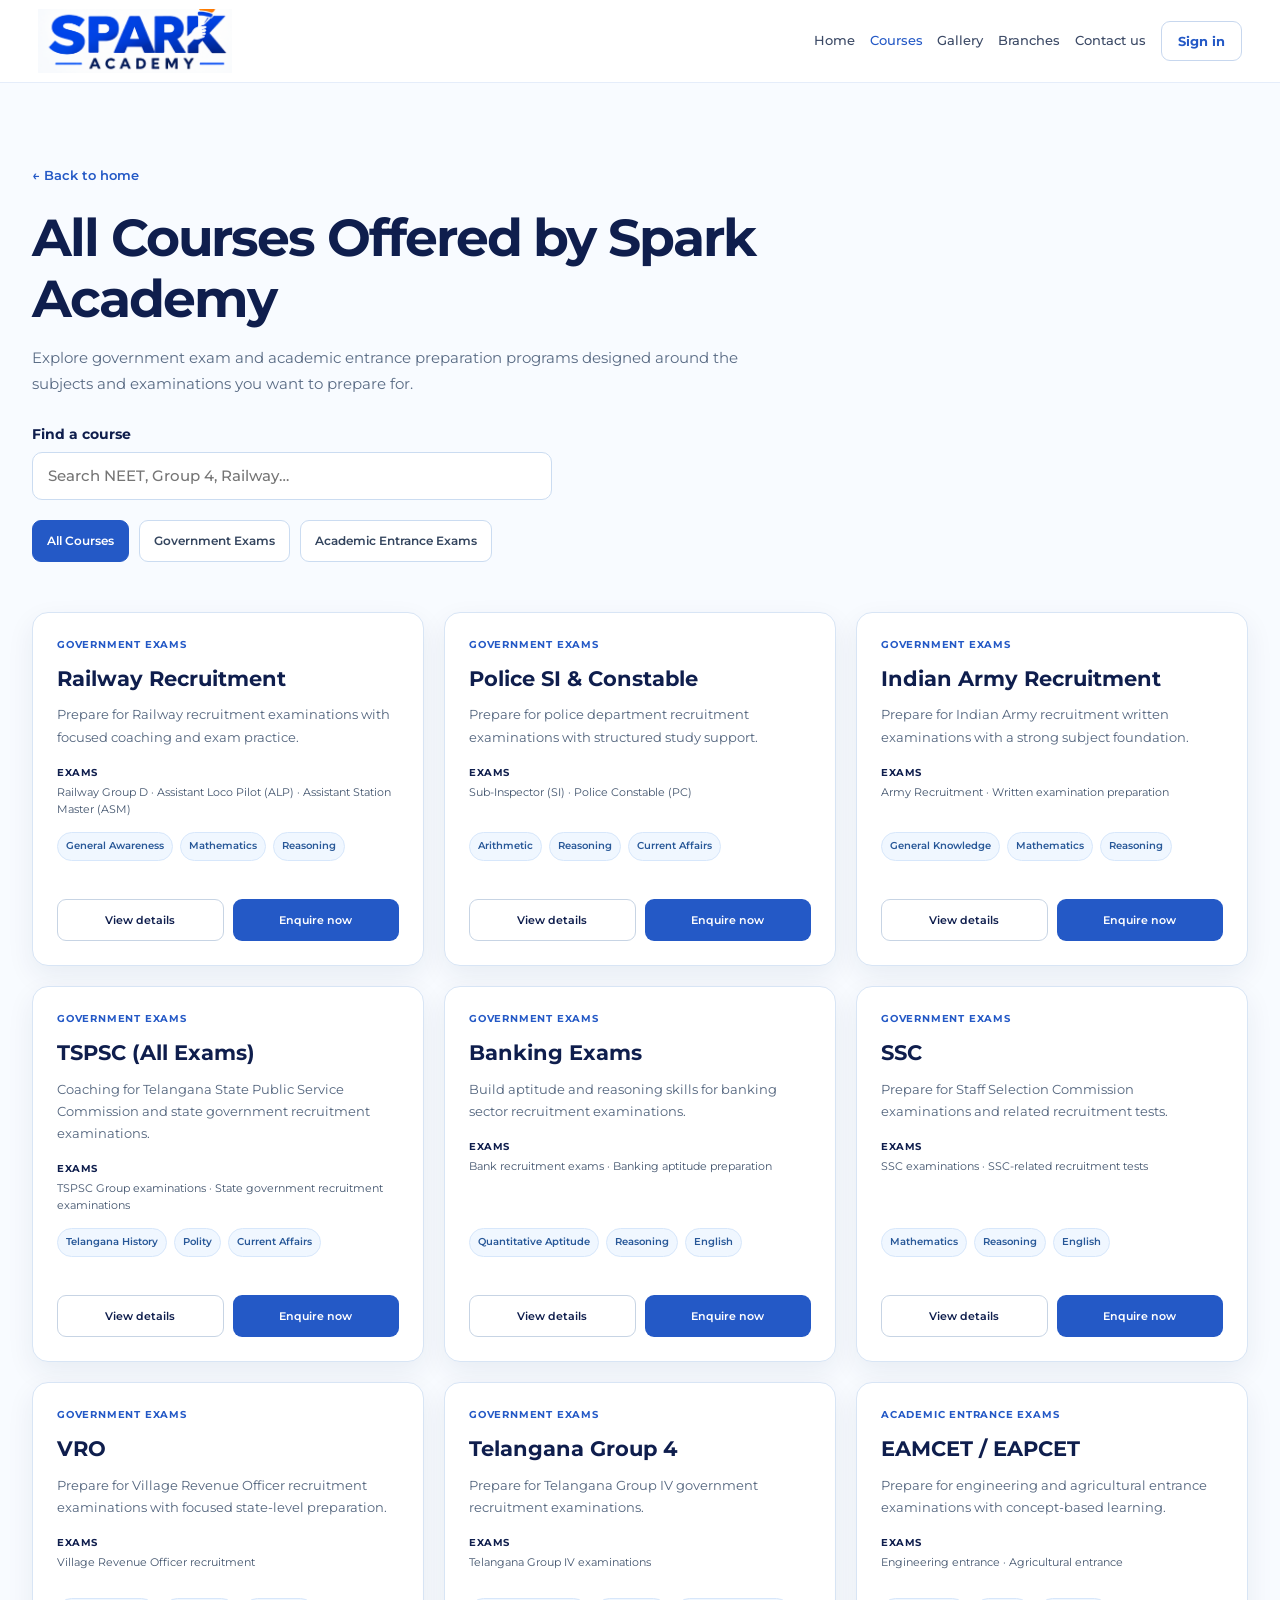
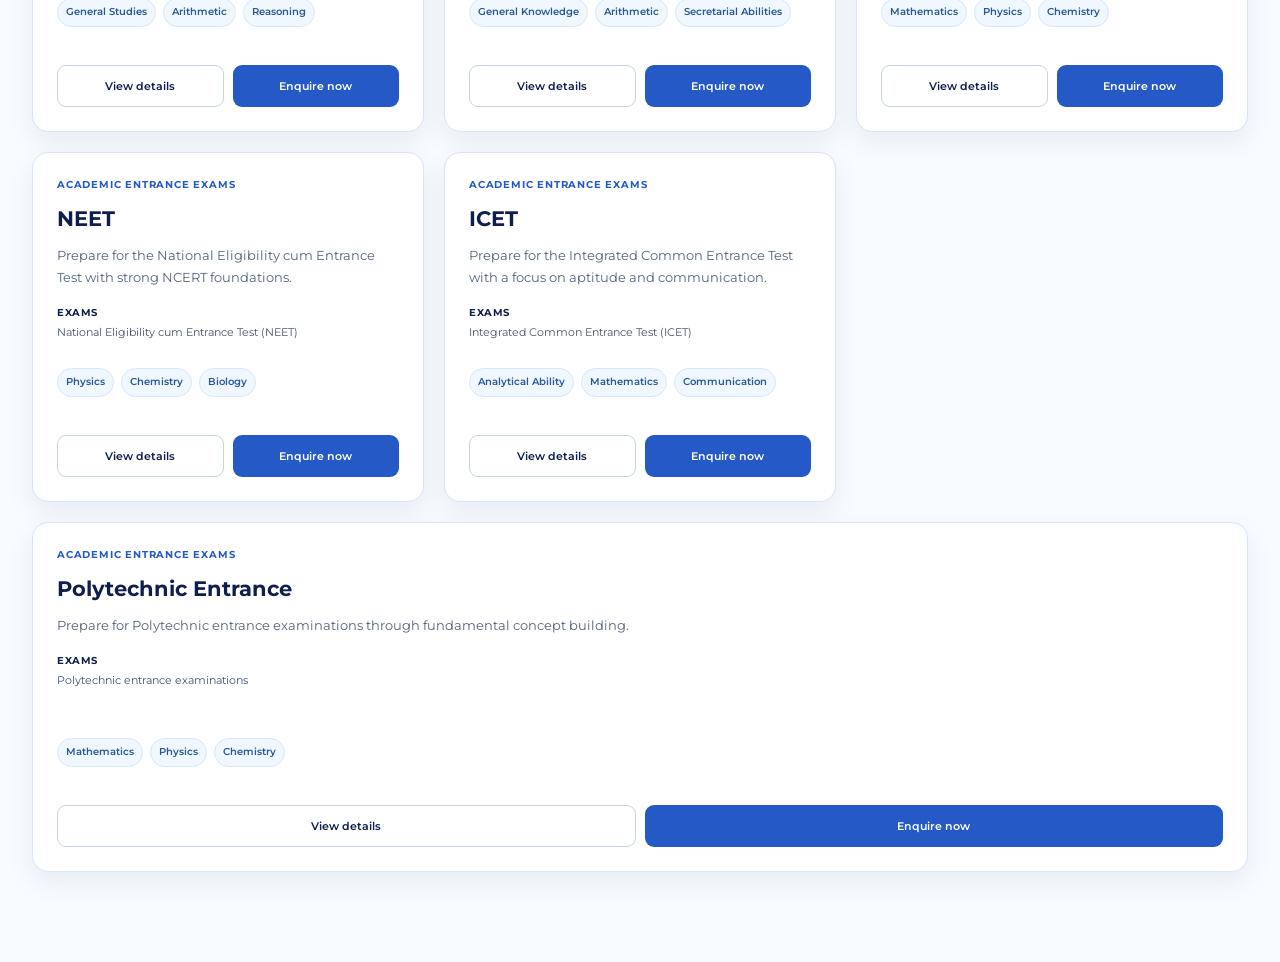
<file: courses.html>
<!doctype html>
<html lang="en"><head><meta charset="UTF-8"><meta name="viewport" content="width=device-width, initial-scale=1"><meta name="theme-color" content="#ffffff"><title>Courses | Spark Academy</title><meta name="description" content="Explore all government exam and academic entrance coaching programs at Spark Academy."><link rel="preconnect" href="https://fonts.googleapis.com"><link rel="preconnect" href="https://fonts.gstatic.com" crossorigin><link href="https://fonts.googleapis.com/css2?family=Montserrat:wght@400;500;600;700;800&display=swap" rel="stylesheet"><link rel="stylesheet" href="styles.css"></head><body class="courses-page"><a class="skip-link" href="#all-courses">Skip to courses</a><header class="site-header"><div class="nav-wrap"><a class="brand" href="index.html#home" aria-label="Spark Academy home"><img src="assets/spark-academy-logo.png" alt="Spark Academy"></a><button class="menu-toggle" type="button" aria-label="Open navigation" aria-expanded="false" aria-controls="primary-nav"><span></span><span></span><span></span></button><nav class="primary-nav" id="primary-nav" aria-label="Primary navigation"><a href="index.html#home" class="nav-link">Home</a><a href="courses.html" class="nav-link active">Courses</a><a href="index.html#gallery" class="nav-link">Gallery</a><a href="index.html#branches" class="nav-link">Branches</a><a href="index.html#contact" class="nav-link">Contact us</a><a href="https://tutorly-roan.vercel.app/signin" class="nav-signin">Sign in</a></nav></div></header><main class="courses-main"><section class="courses-intro section"><a class="back-link" href="index.html#courses">← Back to home</a><h1>All Courses Offered by Spark Academy</h1><p>Explore government exam and academic entrance preparation programs designed around the subjects and examinations you want to prepare for.</p><label class="course-search-label" for="course-search">Find a course</label><input class="course-search" id="course-search" type="search" placeholder="Search NEET, Group 4, Railway…" autocomplete="off"><div class="course-filters" role="group" aria-label="Filter courses"><button class="course-filter active" data-course-filter="all">All Courses</button><button class="course-filter" data-course-filter="Government Exams">Government Exams</button><button class="course-filter" data-course-filter="Academic Entrance Exams">Academic Entrance Exams</button></div></section><section class="section all-course-section"><div class="course-grid all-course-grid" id="all-courses" aria-live="polite"></div><p class="course-empty" id="course-empty" hidden>No courses match your search. Try another exam or category.</p></section></main><script src="course-data.js"></script><script src="script.js" defer></script></body></html>
</file>
<file: styles.css>
:root{--blue:#1565ff;--blue2:#3b82f6;--navy:#0f1e4d;--ink:#172340;--muted:#65728e;--orange:#ff7a00;--pale:#eaf3ff;--line:#dce7f8;--white:#fff;--shadow:0 20px 60px rgba(15,30,77,.1);--font:'Montserrat',sans-serif}*{box-sizing:border-box}html{scroll-behavior:smooth;scroll-padding-top:88px;overflow-x:clip}body{margin:0;background:#fff;color:var(--ink);font:400 15px/1.7 var(--font);overflow-x:hidden}img{max-width:100%;display:block}a{color:inherit;text-decoration:none}button,input,select{font:inherit}.section,.section-shell{width:min(1180px,calc(100% - 56px));margin-inline:auto}.skip-link{position:absolute;top:-60px;left:20px;background:var(--navy);color:white;padding:10px 16px;z-index:100}.skip-link:focus{top:10px}.site-header{position:sticky;top:0;z-index:30;background:rgba(255,255,255,.94);backdrop-filter:blur(16px);border-bottom:1px solid rgba(220,231,248,.75)}.nav-wrap{width:min(1300px,calc(100% - 48px));height:82px;margin:auto;display:flex;align-items:center;justify-content:space-between}.brand img{width:196px;height:auto}.primary-nav{display:flex;align-items:center;gap:clamp(15px,2.2vw,32px)}.nav-link{font-size:12px;font-weight:600;color:#3b4965;transition:color .2s}.nav-link:hover,.nav-link.active{color:var(--blue)}.nav-contact{background:var(--blue);color:#fff;border-radius:999px;padding:12px 18px;font-size:12px;font-weight:700;box-shadow:0 8px 18px rgba(21,101,255,.2)}.nav-contact span{margin-left:8px}.menu-toggle{display:none;border:0;background:transparent;padding:10px}.hero{min-height:640px;position:relative;display:grid;grid-template-columns:.93fr 1.07fr;align-items:center;padding-top:55px;padding-bottom:84px}.hero-copy{position:relative;z-index:2;padding:14px 0 30px}.eyebrow{display:inline-flex;gap:9px;align-items:center;color:var(--blue);font-size:10px;letter-spacing:.13em;text-transform:uppercase;font-weight:700}.eyebrow-dot{width:7px;height:7px;border-radius:50%;background:var(--orange);box-shadow:0 0 0 5px rgba(255,122,0,.12)}h1,h2,h3,p{margin-top:0}.hero h1{font-size:clamp(42px,5.25vw,68px);line-height:1.13;letter-spacing:-.055em;margin:22px 0 20px;color:var(--navy);font-weight:700}.hero h1 span{color:var(--blue)}.hero-lede{max-width:525px;color:#56637c;line-height:1.9;font-size:14px}.hero-actions{display:flex;gap:12px;align-items:center;margin-top:28px}.button{display:inline-flex;align-items:center;justify-content:center;gap:14px;border:1px solid transparent;border-radius:999px;padding:14px 21px;min-height:48px;font-size:11px;font-weight:700;transition:transform .2s,box-shadow .2s,background .2s;cursor:pointer}.button:hover{transform:translateY(-2px);box-shadow:0 12px 22px rgba(15,30,77,.14)}.button-primary{background:var(--blue);color:#fff;box-shadow:0 8px 20px rgba(21,101,255,.18)}.button-primary:hover{background:#0754ee}.button-secondary{border-color:var(--line);background:#fff;color:var(--navy)}.button-white{background:#fff;color:var(--navy)}.hero-points{display:flex;gap:24px;margin-top:34px;color:#62708a;font-size:10px;font-weight:600}.hero-points>div{display:flex;align-items:center;gap:8px}.point-icon{color:var(--blue);font-size:15px}.point-icon.orange{color:var(--orange)}.hero-visual{height:460px;position:relative;margin-left:-15px}.hero-photo{position:absolute;right:0;top:12px;width:100%;height:420px;object-fit:cover;object-position:center;border-radius:180px 24px 120px 24px;box-shadow:var(--shadow)}.hero-visual:before{content:"";position:absolute;inset:-24px -25px 5px 65px;border:1px solid #cfe0ff;border-radius:190px 28px 130px 28px;transform:rotate(2deg)}.hero-sun{position:absolute;right:-30px;top:-12px;width:96px;height:96px;border-radius:50%;background:linear-gradient(140deg,#ffdfb9,#fff3e6);z-index:-1}.hero-sticker{position:absolute;top:38px;left:18px;width:134px;padding:14px 12px;background:#fff;border-radius:16px;box-shadow:0 12px 34px rgba(15,30,77,.15);transform:rotate(-5deg);text-align:center}.hero-sticker img{width:100px;margin:auto auto 7px}.hero-sticker span{display:block;font-size:8px;letter-spacing:.06em;color:var(--navy);font-weight:700}.hero-note{position:absolute;right:-15px;bottom:16px;display:flex;gap:11px;align-items:center;background:#fff;border:1px solid var(--line);border-radius:15px;padding:13px 17px;box-shadow:0 12px 35px rgba(15,30,77,.12)}.note-mark{background:#fff4e9;color:var(--orange);border-radius:10px;padding:8px 10px}.hero-note strong,.hero-note small{display:block}.hero-note strong{font-size:10px}.hero-note small{font-size:8px;color:var(--muted);margin-top:2px}.hero-bottom{position:absolute;bottom:20px;left:0;right:0;display:flex;justify-content:space-between;color:#8793a8;text-transform:uppercase;letter-spacing:.14em;font-size:8px}.hero-bottom b{color:var(--orange);font-size:14px;margin-left:7px}.intro-strip{background:#f6f9ff;border-block:1px solid #eaf0fb}.strip-inner{min-height:80px;width:min(900px,calc(100% - 50px));margin:auto;display:flex;align-items:center;justify-content:space-between;gap:16px}.strip-inner p{margin:0;color:#45516c;font-size:12px;font-weight:600}.strip-flame{color:var(--orange);font-size:20px}.section-courses{padding-top:105px;padding-bottom:98px}.section-head{display:flex;align-items:end;justify-content:space-between;gap:30px;margin-bottom:38px}.section-head h2,.achievement-heading h2,.contact-content h2,.why-copy h2{font-size:clamp(32px,4vw,46px);letter-spacing:-.045em;line-height:1.15;color:var(--navy);margin:10px 0}.section-head p{margin-bottom:0;color:var(--muted);font-size:13px}.text-link{font-size:11px;font-weight:700;color:var(--blue);white-space:nowrap}.text-link span{margin-left:8px}.course-grid{display:grid;grid-template-columns:repeat(3,1fr);gap:18px}.course-card{border:1px solid var(--line);border-radius:18px;overflow:hidden;background:#fff;transition:transform .25s,box-shadow .25s}.course-card:hover{transform:translateY(-5px);box-shadow:var(--shadow)}.course-art{height:185px;position:relative;overflow:hidden;display:flex;align-items:center;justify-content:center}.course-art:before,.course-art:after{content:"";position:absolute;border:1px solid rgba(255,255,255,.25);border-radius:50%;width:220px;height:220px;right:-28px;top:-80px}.course-art:after{width:145px;height:145px;right:42px;top:30px}.art-school{background:#e4f0ff;color:#1565ff}.art-science{background:#fff0df;color:#dd6900}.art-commerce{background:#e6ebff;color:#172d70}.art-school .art-spark{font-size:87px;line-height:1;position:absolute;top:30px;left:68px;color:#3980ff}.art-school .art-book{position:absolute;right:78px;bottom:22px;font-size:76px;transform:rotate(-18deg);color:#a9caff}.course-art small{position:absolute;left:24px;bottom:17px;font-size:8px;letter-spacing:.16em;font-weight:700}.atom{font-size:88px;font-weight:400;line-height:1}.atom-orbit{position:absolute;width:145px;height:44px;border:1px solid #f4a754;border-radius:50%;transform:rotate(-36deg)}.chart-bars{height:82px;display:flex;align-items:end;gap:10px}.chart-bars i{display:block;width:14px;border-radius:5px 5px 0 0;background:#a6b7ef;height:45%}.chart-bars i:nth-child(2){height:72%}.chart-bars i:nth-child(3){height:58%}.chart-bars i:nth-child(4){height:100%;background:#6584df}.chart-line{font-size:38px;position:absolute;right:82px;top:41px;color:#ff7a00}.course-body{padding:22px}.card-kicker{color:var(--blue);font-size:8px;letter-spacing:.08em;text-transform:uppercase;font-weight:700}.course-body h3{font-size:17px;color:var(--navy);margin:8px 0}.course-body p{min-height:52px;color:var(--muted);font-size:11px;line-height:1.75}.tag-row{display:flex;gap:7px;margin:15px 0 18px}.tag-row span{font-size:8px;color:#52617d;background:#f2f6fc;padding:5px 9px;border-radius:20px}.course-link{font-size:10px;font-weight:700;color:var(--navy);display:flex;justify-content:space-between;border-top:1px solid #eef2f8;padding-top:13px}.course-link span{color:var(--blue);font-size:16px;line-height:1}.data-note{display:flex;align-items:center;gap:8px;margin:19px 0 0;color:#8490a5;font-size:9px}.data-note span{width:15px;height:15px;display:grid;place-items:center;border:1px solid #b8c5d8;border-radius:50%;font-size:9px;flex:none}.achievement-band{background:var(--navy);color:#fff;position:relative;overflow:hidden}.achievement-band:after{content:"";position:absolute;width:500px;height:500px;border:1px solid rgba(255,255,255,.07);border-radius:50%;right:-120px;top:-290px;box-shadow:0 0 0 45px rgba(255,255,255,.025),0 0 0 95px rgba(255,255,255,.02)}.achievement-inner{display:grid;grid-template-columns:1fr .85fr;gap:95px;align-items:center;padding-block:76px;position:relative;z-index:1}.eyebrow-light{color:#9bbcff}.achievement-heading h2{color:#fff;margin-top:14px}.achievement-heading p{color:#b4c1db;max-width:410px;font-size:12px;line-height:1.9;margin-bottom:25px}.achiever-panel{background:#fff;color:var(--navy);padding:24px;border-radius:18px;box-shadow:0 20px 70px rgba(0,0,0,.18)}.achiever-top,.achiever-footer{display:flex;justify-content:space-between;align-items:center}.achiever-top{color:#8090ad;font-size:9px;text-transform:uppercase;letter-spacing:.12em}.spotlight-icon{color:var(--orange);font-size:22px}.student-placeholder{display:flex;gap:14px;align-items:center;padding:26px 0 22px;border-bottom:1px solid #edf1f7}.placeholder-avatar{width:58px;height:58px;border-radius:50%;display:grid;place-items:center;background:#e9f2ff;color:var(--blue);font-size:16px;font-weight:700;border:2px solid #bad2ff}.student-placeholder strong,.student-placeholder small{display:block}.student-placeholder strong{font-size:11px}.student-placeholder small{font-size:9px;color:#8490a5;margin-top:5px}.achievement-placeholder{display:flex;gap:13px;align-items:center;padding:19px 0}.achievement-placeholder>span{font-size:22px;color:var(--orange)}.achievement-placeholder strong,.achievement-placeholder small{display:block}.achievement-placeholder strong{font-size:10px}.achievement-placeholder small{font-size:8px;color:#8490a5;margin-top:4px}.achiever-footer{padding-top:14px;border-top:1px solid #edf1f7;font-size:9px;color:#697793}.pending-pill{background:#fff4e8;color:#bd5b00;padding:5px 9px;border-radius:20px}.gallery-section{padding-top:100px;padding-bottom:95px}.gallery-filters{display:flex;gap:6px;background:#f3f6fb;padding:5px;border-radius:30px}.filter-button{border:0;background:transparent;color:#6b7891;border-radius:30px;padding:9px 14px;font-size:9px;cursor:pointer}.filter-button.active{background:#fff;color:var(--navy);box-shadow:0 3px 10px rgba(15,30,77,.08)}.gallery-grid{display:grid;grid-template-columns:1.05fr .9fr 1.05fr;grid-template-rows:220px 220px;gap:14px}.gallery-item{border:0;padding:0;position:relative;overflow:hidden;border-radius:14px;background:#edf3fc;cursor:zoom-in;text-align:left}.gallery-item img{width:100%;height:100%;object-fit:cover;transition:transform .5s}.gallery-item:hover img{transform:scale(1.06)}.gallery-item:after{content:"";position:absolute;inset:35% 0 0;background:linear-gradient(transparent,rgba(8,22,55,.78))}.gallery-large{grid-row:span 2}.gallery-tall{grid-row:span 2}.gallery-wide{grid-column:3;grid-row:1}.gallery-small{grid-column:3;grid-row:2}.gallery-caption{position:absolute;z-index:1;left:17px;right:14px;bottom:14px;color:#fff}.gallery-caption small,.gallery-caption strong{display:block}.gallery-caption small{font-size:8px;text-transform:uppercase;letter-spacing:.14em;color:#dbe7ff}.gallery-caption strong{font-size:12px}.gallery-caption i{position:absolute;right:0;bottom:2px;font-style:normal;font-size:18px}.gallery-item[hidden]{display:none}.why-section{padding-block:90px 105px;display:grid;grid-template-columns:.9fr 1.1fr;gap:90px;align-items:center}.why-photo-wrap{position:relative;min-height:500px}.why-photo-wrap>img{width:100%;height:470px;object-fit:cover;border-radius:14px 150px 14px 14px;position:relative;z-index:1}.photo-outline{position:absolute;inset:22px -18px -16px 18px;border:1px solid #c8d9fc;border-radius:14px 150px 14px 14px}.photo-caption{position:absolute;left:-20px;bottom:18px;z-index:2;background:#fff;border-radius:12px;padding:13px 17px;display:flex;gap:11px;align-items:center;box-shadow:var(--shadow)}.photo-caption>span{color:var(--orange);font-size:20px}.photo-caption strong,.photo-caption small{display:block}.photo-caption strong{font-size:10px}.photo-caption small{font-size:8px;color:var(--muted)}.why-copy h2{font-size:45px;margin:12px 0}.why-copy h2 em,.contact-content h2 em{font-style:normal;color:var(--blue)}.why-lede{color:var(--muted);font-size:11px;line-height:1.9;margin-bottom:26px}.feature-grid{display:grid;grid-template-columns:1fr 1fr;gap:19px 16px;margin-bottom:27px}.feature-grid article{display:flex;gap:10px}.feature-icon{font-size:9px;color:var(--orange);border:1px solid #ffdab9;border-radius:50%;width:26px;height:26px;flex:none;display:grid;place-items:center;font-weight:700}.feature-grid h3{font-size:10px;margin:0 0 3px;color:var(--navy)}.feature-grid p{font-size:8px;line-height:1.55;color:#7b879d;margin:0}.branches-section{background:#f7f9fd;padding-block:80px 90px}.branches-inner .section-head{margin-bottom:30px}.branch-pin{font-size:42px;color:var(--orange);padding-right:8px}.branch-layout{display:grid;grid-template-columns:1.15fr .85fr;gap:22px}.map-card{min-height:405px;border-radius:18px;position:relative;overflow:hidden;background:#dce9f3;border:1px solid #d0dfeb}.map-grid{position:absolute;inset:0;background-image:linear-gradient(38deg,transparent 45%,rgba(255,255,255,.7) 46%,rgba(255,255,255,.7) 49%,transparent 50%),linear-gradient(120deg,transparent 34%,rgba(255,255,255,.68) 35%,rgba(255,255,255,.68) 38%,transparent 39%),linear-gradient(8deg,transparent 66%,rgba(255,255,255,.62) 67%,rgba(255,255,255,.62) 69%,transparent 70%),linear-gradient(90deg,rgba(132,174,191,.12) 1px,transparent 1px),linear-gradient(rgba(132,174,191,.12) 1px,transparent 1px);background-size:270px 250px,300px 280px,320px 280px,44px 44px,44px 44px}.map-road{position:absolute;height:9px;border:2px solid #fff;background:#e8c79f;border-radius:10px;opacity:.86}.road-one{width:120%;left:-10%;top:51%;transform:rotate(-17deg)}.road-two{width:90%;left:14%;top:38%;transform:rotate(42deg);height:6px;background:#fff}.road-three{width:100%;left:-9%;top:70%;transform:rotate(20deg);height:5px;background:#fff}.map-water{position:absolute;right:-80px;top:-80px;width:210px;height:620px;background:#badce2;border-radius:50%;transform:rotate(36deg);opacity:.75}.map-location{position:absolute;top:40%;left:52%;width:48px;height:48px;background:var(--blue);border:6px solid rgba(255,255,255,.85);box-shadow:0 8px 16px rgba(21,101,255,.3);border-radius:50% 50% 50% 6px;transform:rotate(-45deg);display:grid;place-items:center;color:white}.map-location span{transform:rotate(45deg)}.map-label{position:absolute;top:27%;left:calc(52% + 38px);background:white;padding:9px 12px;border-radius:8px;box-shadow:0 6px 18px rgba(15,30,77,.13)}.map-label small,.map-label strong{display:block}.map-label small{font-size:7px;color:var(--blue);letter-spacing:.12em}.map-label strong{font-size:10px}.map-overlay-note{position:absolute;left:17px;bottom:17px;border-radius:8px;background:#fff;padding:10px 13px;display:flex;align-items:center;gap:8px;color:#687790;font-size:9px}.map-dot{width:7px;height:7px;background:var(--orange);border-radius:50%}.map-zoom{position:absolute;right:16px;bottom:18px;background:#fff;color:#56637c;font-size:16px;line-height:1.35;padding:5px 11px;border-radius:7px}.branch-details{border:1px solid var(--line);background:#fff;border-radius:18px;padding:16px 22px 20px}.branch-tabs{display:flex;gap:6px;border-bottom:1px solid #edf1f7;padding-bottom:12px}.branch-tab{border:0;border-radius:30px;background:transparent;color:#77849b;padding:8px 11px;font-size:9px;cursor:pointer}.branch-tab span{font-size:8px;margin-right:6px}.branch-tab.active{background:#eaf2ff;color:var(--blue);font-weight:700}.branch-panel{padding-top:18px}.branch-label{font-size:8px;color:var(--blue);text-transform:uppercase;letter-spacing:.12em;font-weight:700}.branch-panel h3{font-size:20px;margin:6px 0;color:var(--navy)}.branch-address{font-size:10px;color:#728099}.branch-meta{border-block:1px solid #edf1f7;padding:12px 0;display:grid;gap:12px;margin:16px 0}.branch-meta>div{display:flex;gap:11px;align-items:center}.branch-meta>div>span{color:var(--orange);width:18px}.branch-meta small,.branch-meta strong{display:block}.branch-meta small{font-size:8px;color:#93a0b4}.branch-meta strong{font-size:9px;color:#475571;font-weight:600}.branch-actions{display:flex;align-items:center;gap:15px}.branch-actions .button{font-size:8px;min-height:38px;padding:10px 14px}.disabled-link{opacity:.55;cursor:not-allowed;box-shadow:none}.placeholder-note{font-size:8px;color:#96a1b3;margin:13px 0 0}.contact-section{padding-block:96px;background:linear-gradient(115deg,#eaf3ff 0%,#f8fbff 45%,#fff 100%);overflow:hidden}.contact-inner{display:grid;grid-template-columns:.9fr 1.1fr;gap:90px;align-items:center}.contact-visual{height:505px;position:relative}.contact-visual>img{height:100%;width:100%;object-fit:cover;border-radius:145px 18px 18px 18px;box-shadow:var(--shadow)}.contact-logo{position:absolute;top:22px;right:-25px;background:white;padding:10px 14px;border-radius:11px;box-shadow:0 7px 24px rgba(15,30,77,.13);width:142px}.contact-logo img{width:100%}.contact-quote{position:absolute;bottom:25px;left:-25px;background:var(--navy);border-radius:12px;color:#fff;padding:15px 20px;box-shadow:var(--shadow)}.contact-quote span{font-size:24px;color:#ff9e42;line-height:1}.contact-quote p{font-size:11px;font-weight:600;margin:0;line-height:1.6}.contact-content{max-width:485px}.contact-content h2{font-size:46px;margin:12px 0}.contact-content>p{color:var(--muted);font-size:11px;line-height:1.85;max-width:430px}.contact-content form{display:grid;grid-template-columns:1fr 1fr;gap:13px;margin-top:24px}.field{display:grid;gap:6px}.field>span{font-size:9px;color:#42506a;font-weight:700}.field input,.field select{width:100%;height:47px;border:1px solid #d8e3f3;border-radius:8px;background:#fff;color:#36445e;padding:0 13px;font-size:10px;outline:none}.field input:focus,.field select:focus{border-color:var(--blue);box-shadow:0 0 0 3px rgba(21,101,255,.1)}.field input::placeholder{color:#a3aec0}.submit-button{grid-column:1/-1;border:0;margin-top:4px;justify-content:space-between;padding-inline:19px}.form-status{grid-column:1/-1;margin:0;font-size:10px;color:#a34000;min-height:16px}.form-status.success{color:#167247}.form-privacy{grid-column:1/-1;color:#91a0b5;font-size:8px;margin-top:-6px}.site-footer{background:#0b173e;color:white}.footer-main{display:grid;grid-template-columns:1.2fr .7fr .8fr 1fr;gap:55px;padding-block:64px 52px}.footer-brand img{width:175px}.footer-brand p{font-size:9px;color:#a5b1cc;max-width:210px;margin:18px 0}.social-links{display:flex;gap:8px}.social-links a{width:26px;height:26px;border:1px solid #3b4d77;border-radius:50%;display:grid;place-items:center;color:#c8d6f4;font-size:9px;font-weight:700}.footer-col{display:flex;flex-direction:column;gap:10px}.footer-col h3{font-size:11px;margin:2px 0 8px;color:#fff}.footer-col>a,.footer-contact p{font-size:9px;color:#aab6d0;margin:0}.footer-col>a:hover,.footer-bottom a:hover{color:#8db5ff}.footer-contact p span{display:block;color:#7f91b5;margin-top:2px}.footer-enquire{display:inline-flex;gap:9px;align-items:center;margin-top:5px!important;color:#8cb5ff!important;font-weight:700}.footer-bottom{border-top:1px solid #2b3962;min-height:55px;display:flex;align-items:center;justify-content:space-between;color:#8190b0;font-size:8px}.footer-bottom div{display:flex;gap:18px}.footer-tagline b{color:var(--orange);font-size:14px}.floating-enquire{position:fixed;right:16px;bottom:18px;z-index:25;background:var(--orange);color:#fff;border-radius:30px;padding:12px 17px;font-size:10px;font-weight:700;box-shadow:0 7px 20px rgba(255,122,0,.32)}.floating-enquire span{margin-left:6px}.lightbox{position:fixed;inset:0;background:rgba(8,18,49,.92);display:none;align-items:center;justify-content:center;z-index:60;padding:50px 80px}.lightbox.open{display:flex}.lightbox figure{margin:0;max-width:min(1000px,85vw);max-height:85vh}.lightbox figure img{max-height:76vh;max-width:100%;border-radius:10px;object-fit:contain}.lightbox figcaption{text-align:center;color:#fff;font-size:11px;margin-top:12px}.lightbox button{position:absolute;border:0;color:white;background:rgba(255,255,255,.15);border-radius:50%;width:42px;height:42px;cursor:pointer}.lightbox-close{right:24px;top:24px;font-size:25px}.lightbox-prev{left:25px;top:50%;font-size:28px}.lightbox-next{right:25px;top:50%;font-size:28px}
@media(max-width:980px){.nav-wrap{height:74px}.brand img{width:165px}.primary-nav{gap:13px}.nav-link{font-size:10px}.nav-contact{padding:10px 13px;font-size:10px}.hero{min-height:570px;grid-template-columns:.95fr 1.05fr}.hero h1{font-size:50px}.hero-visual{height:410px}.hero-photo{height:365px}.achievement-inner{gap:42px}.why-section{gap:48px}.why-photo-wrap>img{height:430px}.contact-inner{gap:48px}.footer-main{gap:30px}}
@media(max-width:760px){html{scroll-padding-top:70px}.section,.section-shell{width:calc(100% - 36px)}.nav-wrap{width:calc(100% - 32px);height:68px}.brand img{width:157px}.menu-toggle{display:grid;gap:4px;cursor:pointer}.menu-toggle span{display:block;width:22px;height:2px;background:var(--navy);border-radius:2px}.primary-nav{position:absolute;display:none;top:68px;left:0;right:0;background:#fff;padding:16px 22px 22px;border-bottom:1px solid var(--line);box-shadow:0 12px 25px rgba(15,30,77,.08);align-items:stretch;flex-direction:column;gap:0}.primary-nav.open{display:flex}.primary-nav a{padding:11px 4px}.primary-nav .nav-contact{margin-top:9px;text-align:center;padding:13px}.hero{display:flex;flex-direction:column;align-items:stretch;padding-top:42px;padding-bottom:76px;min-height:0}.hero-copy{padding-bottom:24px}.hero h1{font-size:clamp(38px,10vw,55px);margin:17px 0}.hero-lede{font-size:12px;line-height:1.8}.hero-actions{flex-wrap:wrap}.hero-visual{height:min(75vw,390px);margin:4px 6px 0 0}.hero-photo{height:100%;top:0;border-radius:120px 16px 80px 16px}.hero-visual:before{inset:-12px -10px 8px 30px;border-radius:130px 18px 85px 18px}.hero-sticker{top:20px;left:-4px;width:112px;padding:10px}.hero-sticker img{width:83px}.hero-sticker span{font-size:7px}.hero-note{right:-8px;bottom:10px;padding:10px 12px}.hero-note strong{font-size:9px}.hero-bottom{bottom:18px}.hero-points{margin-top:23px}.strip-inner{width:calc(100% - 36px);min-height:72px}.strip-inner p{font-size:9px;line-height:1.6}.strip-flame{font-size:17px}.section-courses,.gallery-section{padding-block:70px}.section-head{align-items:flex-start;flex-direction:column;margin-bottom:25px;gap:15px}.section-head h2,.achievement-heading h2,.contact-content h2{font-size:34px}.section-head p{font-size:11px}.text-link{font-size:10px}.course-grid{grid-template-columns:1fr;gap:14px}.course-art{height:155px}.course-body p{min-height:0}.data-note{font-size:8px;line-height:1.6}.achievement-inner{grid-template-columns:1fr;gap:28px;padding-block:58px}.achievement-heading p{font-size:11px}.achiever-panel{padding:19px}.gallery-filters{align-self:flex-start;max-width:100%;overflow:auto}.filter-button{white-space:nowrap}.gallery-grid{grid-template-columns:1fr 1fr;grid-template-rows:210px 170px 175px;gap:9px}.gallery-large{grid-row:span 2}.gallery-tall{grid-row:span 2}.gallery-wide{grid-column:2;grid-row:1}.gallery-small{grid-column:1/-1;grid-row:3}.gallery-caption{left:11px;bottom:11px}.gallery-caption strong{font-size:10px}.why-section{grid-template-columns:1fr;gap:37px;padding-block:58px}.why-photo-wrap{min-height:0;margin:0 10px 0 4px}.why-photo-wrap>img{height:clamp(300px,85vw,430px);border-radius:100px 15px 15px}.photo-outline{inset:14px -10px -10px 12px;border-radius:105px 17px 17px}.photo-caption{left:-10px;bottom:15px}.why-copy h2{font-size:36px}.feature-grid{gap:17px 10px}.branches-section{padding-block:58px}.branches-inner .section-head{flex-direction:row}.branch-layout{grid-template-columns:1fr;gap:14px}.map-card{min-height:280px}.branch-details{padding:15px}.branch-actions{flex-wrap:wrap}.contact-section{padding-block:60px}.contact-inner{grid-template-columns:1fr;gap:36px}.contact-visual{height:clamp(300px,80vw,430px);margin-inline:8px 10px}.contact-visual>img{border-radius:100px 15px 15px}.contact-logo{width:120px;right:-12px;top:14px}.contact-quote{left:-10px;bottom:14px}.contact-content h2{font-size:38px}.contact-content>p{font-size:10px}.contact-content form{gap:10px}.field input,.field select{height:44px;padding-inline:10px;font-size:9px}.site-footer .footer-main{grid-template-columns:1fr 1fr;gap:30px 20px;padding-block:42px 35px}.footer-brand{grid-column:1/-1}.footer-brand p{max-width:290px}.footer-contact{grid-column:1/-1}.footer-bottom{padding-block:14px;min-height:0;gap:8px;flex-wrap:wrap}.footer-tagline{width:100%}.floating-enquire{right:10px;bottom:12px;padding:10px 13px;font-size:9px}.lightbox{padding:40px 48px}.lightbox figure{max-width:95vw}.lightbox figure img{max-height:70vh}.lightbox-prev{left:7px}.lightbox-next{right:7px}.lightbox-close{right:10px;top:10px}}
@media(max-width:390px){.section,.section-shell{width:calc(100% - 28px)}.hero-actions .button{padding:12px 14px;font-size:9px}.hero-points{gap:12px;font-size:8px}.gallery-grid{grid-template-rows:180px 145px 150px}.contact-content form{grid-template-columns:1fr}.submit-button,.form-status,.form-privacy{grid-column:1}.feature-grid{grid-template-columns:1fr 1fr}}
@media(prefers-reduced-motion:reduce){*,*::before,*::after{scroll-behavior:auto!important;transition:none!important;animation:none!important}}

/* Screenshot-led finishing pass: course panels, achiever row, and high-contrast callback form. */
@media(min-width:981px){.hero{width:min(1280px,calc(100% - 64px));grid-template-columns:1.05fr .95fr}.hero h1{font-size:clamp(50px,4.1vw,56px);letter-spacing:-.045em}.hero-copy{max-width:650px}.hero-visual{margin-left:0}.course-grid{grid-template-columns:repeat(2,minmax(0,1fr))}.course-grid .course-card:last-child{grid-column:1/-1;width:calc(50% - 9px);justify-self:center}}
.course-view-all{font-size:10px;padding:12px 18px;white-space:nowrap}.course-card{display:grid;grid-template-columns:38% 1fr;min-height:258px}.course-art{height:auto;min-height:258px;position:relative}.course-art img{position:absolute;inset:0;width:100%;height:100%;object-fit:cover}.course-art:before{content:"";position:absolute;inset:auto 0 0;height:42%;background:linear-gradient(transparent,rgba(8,20,52,.56));z-index:1}.course-art:after{display:none}.course-image-label{position:absolute;z-index:2;left:14px;bottom:13px;border-radius:30px;background:#fff;color:var(--navy);font-size:8px;font-weight:700;padding:6px 10px}.course-body{padding:20px 19px;display:flex;flex-direction:column;align-items:flex-start}.course-body p{min-height:0;flex:1}.course-actions{display:flex;flex-wrap:wrap;gap:8px;margin-top:4px}.course-actions .button{min-height:35px;padding:9px 12px;font-size:8px}.course-actions .button-secondary{background:#fff}.course-actions .button-primary{box-shadow:none}.course-link{display:none}
.achievement-section{padding:78px 0 86px;background:#fff}.achievement-title{text-align:center;margin-bottom:43px}.achievement-title h2{font-size:clamp(34px,4vw,48px);color:var(--navy);line-height:1.15;letter-spacing:-.04em;margin:9px 0 10px}.achievement-title p{color:var(--muted);font-size:12px;margin:10px 0 0}.title-rule{display:block;width:58px;height:4px;margin:14px auto;background:var(--orange);border-radius:10px}.achiever-grid{display:grid;grid-template-columns:repeat(6,minmax(0,1fr));gap:16px}.achiever-card{display:flex;flex-direction:column;align-items:center;min-width:0;text-align:center;padding:15px 8px 14px;border:1px solid #edf1f7;border-radius:13px;background:#fff;transition:transform .22s,box-shadow .22s}.achiever-card:hover{transform:translateY(-4px);box-shadow:0 14px 30px rgba(15,30,77,.09)}.profile-placeholder{width:94px;height:94px;border-radius:50%;display:grid;place-items:center;background:linear-gradient(145deg,#edf4ff,#dceaff);color:#376ed0;font-size:21px;font-weight:700;border:3px solid var(--orange);box-shadow:0 0 0 4px #fff,0 0 0 5px #ffe6cf;margin-bottom:13px}.achiever-card:nth-child(even) .profile-placeholder{border-color:var(--blue)}.achiever-card strong{font-size:10px;color:#242d40}.result-placeholder{font-size:10px;color:var(--navy);margin-top:6px}.achiever-card small{font-size:9px;color:#dc4f43;margin-top:5px}.achiever-card em{font-style:normal;font-size:7px;text-transform:uppercase;letter-spacing:.08em;color:#9aa5b7;margin-top:9px}.achievement-section .data-note{justify-content:center;margin-top:24px}
.contact-section{background:#dff2ff}.contact-inner{gap:66px}.contact-content form{position:relative;background:#111f59;border-radius:17px;padding:23px;gap:14px;box-shadow:0 20px 45px rgba(15,30,77,.14);background-image:radial-gradient(circle at 100% 0%,rgba(66,125,255,.22),transparent 40%)}.contact-content form .field>span{color:#e1e9ff}.contact-content form .field input,.contact-content form .field select{border:1px solid rgba(210,225,255,.5);border-radius:9px;height:50px;font-size:10px}.contact-content form .submit-button{background:#fff;color:var(--navy);justify-content:center;margin-top:2px}.contact-content form .submit-button span+span{color:var(--orange)}.contact-content form .form-privacy{color:#aab8da}.contact-content form .form-status{color:#ffd293}.contact-content form .form-status.success{color:#9ef0bf}.contact-visual>img{object-position:center}
.footer-main{grid-template-columns:1.25fr .7fr .8fr 1fr;gap:44px}.footer-col h3{font-size:12px}.footer-col>a,.footer-contact p{font-size:10px}.footer-brand p{font-size:10px;line-height:1.8}.footer-bottom{font-size:9px}
@media(max-width:980px){.course-card{grid-template-columns:36% 1fr}.course-grid .course-card:last-child{grid-column:1/-1;width:calc(50% - 9px);justify-self:center}.achiever-grid{grid-template-columns:repeat(3,minmax(0,1fr))}}
@media(max-width:760px){.hero{width:calc(100% - 36px)}.hero h1{font-size:clamp(39px,9vw,52px)}.course-grid{grid-template-columns:1fr}.course-grid .course-card:last-child{grid-column:auto;width:auto;justify-self:stretch}.course-card{grid-template-columns:1fr;min-height:0}.course-art{min-height:190px;height:190px}.course-body{padding:18px}.course-body p{margin-bottom:7px}.course-view-all{align-self:flex-start}.achievement-section{padding:58px 0 62px}.achievement-title{margin-bottom:27px}.achievement-title h2{font-size:36px}.achiever-grid{grid-template-columns:repeat(2,minmax(0,1fr));gap:10px}.achiever-card{padding:13px 7px}.profile-placeholder{width:78px;height:78px}.contact-section{background:#eaf5ff}.contact-inner{gap:30px}.contact-content form{padding:18px;gap:11px}.contact-content form .field input,.contact-content form .field select{height:46px}.footer-main{grid-template-columns:1fr 1fr;gap:30px 20px}.footer-bottom{font-size:8px}}
@media(max-width:420px){.achiever-grid{grid-template-columns:repeat(2,minmax(0,1fr))}.course-actions .button{font-size:8px;padding-inline:10px}.contact-content form{grid-template-columns:1fr}.contact-content form .submit-button,.contact-content form .form-status,.contact-content form .form-privacy{grid-column:1}}

@media(max-width:760px){.contact-visual{width:min(100%,460px);height:clamp(320px,92vw,420px);margin-inline:auto}.contact-visual>img{object-position:center 47%}.contact-quote{left:-8px}}

/* Live branch maps and supplied location details. */
.map-card iframe{position:absolute;inset:0;width:100%;height:100%;border:0;display:block}
.map-target-marker{display:none!important}
.map-label{top:16px;left:16px;max-width:min(290px,calc(100% - 32px));z-index:1}
.map-label strong{overflow-wrap:anywhere}
.map-overlay-note{z-index:1;max-width:calc(100% - 32px);line-height:1.45}
.map-overlay-note span:last-child{overflow-wrap:anywhere}
.branch-panel h3{overflow-wrap:anywhere}
.branch-address{line-height:1.75;overflow-wrap:anywhere}
.branch-actions #branch-call-link{white-space:nowrap}
.footer-contact p span a{display:block;color:#d8e4ff;line-height:1.5}
.footer-contact p span small{display:block;color:#8c9bb9;font-size:8px;line-height:1.55;margin:2px 0 8px;overflow-wrap:anywhere}
@media(max-width:760px){.map-card{min-height:300px}.branch-tabs{gap:4px}.branch-tab{padding:8px 9px}.branch-panel h3{font-size:18px}.map-label{top:12px;left:12px}.map-overlay-note{left:12px;bottom:12px}}

/* Clearer, quieter landing page: the classroom and learning offer lead. */
:root{--ink:#25344b;--muted:#5d6d83;--blue:#2459c6;--blue2:#3974db;--orange:#e9892c;--line:#dce5f0;--shadow:0 16px 42px rgba(24,48,86,.1)}
body{font-size:16px;line-height:1.65;color:var(--ink)}
.eyebrow{display:none}
.hero{width:min(1280px,calc(100% - 56px));min-height:0;grid-template-columns:1fr 1.05fr;gap:clamp(36px,5vw,72px);margin:28px auto 40px;padding:clamp(34px,5vw,72px);border-radius:24px;background:#f2f6fb}
.hero-copy{max-width:560px;padding:0}
.hero h1{font-size:clamp(42px,5vw,62px);line-height:1.14;letter-spacing:-.035em;font-weight:600;margin:0 0 22px}
.hero h1 span{color:var(--blue)}
.hero-lede{max-width:510px;font-size:17px;line-height:1.75;color:#53647b}
.hero-actions{gap:12px;margin-top:26px;flex-wrap:wrap}
.button{min-height:48px;padding:13px 20px;font-size:13px;font-weight:600;letter-spacing:0;border-radius:9px;box-shadow:none}
.button:hover{transform:translateY(-1px);box-shadow:0 7px 18px rgba(15,30,77,.1)}
.button-primary{background:var(--blue);box-shadow:none}
.button-primary:hover{background:#1c4eae}
.button-secondary{border-color:#c7d4e4;background:#fff;color:var(--navy)}
.hero-visual{height:450px;margin:0;overflow:hidden;border:8px solid #fff;border-radius:22px;background:#e3ebf5;box-shadow:0 14px 34px rgba(19,43,81,.12)}
.hero-visual:before,.hero-sticker,.hero-note,.hero-sun,.hero-bottom,.hero-points{display:none}
.hero-photo{position:relative;inset:auto;width:100%;height:100%;border-radius:14px;object-fit:cover;object-position:center;box-shadow:none}
.hero-social-proof{display:flex;align-items:center;gap:14px;margin-top:32px;flex-wrap:wrap}
.rating-badge{display:inline-flex;align-items:center;gap:12px;background:#f3f7fd;border:1.5px solid #dbe6f5;border-radius:20px;padding:9px 18px;box-shadow:0 4px 14px rgba(15,30,77,.05);transition:transform .2s ease,box-shadow .2s ease,border-color .2s ease}
.rating-badge:hover{transform:translateY(-2px);border-color:#b9d2f2;background:#fff;box-shadow:0 8px 22px rgba(15,30,77,.1)}
.rating-badge .rating-icon{flex-shrink:0;display:flex;align-items:center;justify-content:center}
.rating-details{display:flex;flex-direction:column;line-height:1.2}
.rating-score-row{display:flex;align-items:baseline;gap:2px}
.rating-score-row strong{font-size:18px;font-weight:700;color:var(--navy);letter-spacing:-.02em}
.rating-score-row .rating-scale{font-size:12px;font-weight:600;color:#728097}
.rating-score-row .rating-star{color:#f59e0b;font-size:13px;margin-left:3px}
.rating-details small{font-size:11px;font-weight:600;color:#5e6f88;margin-top:1px}
.jd-badge{display:inline-flex;align-items:center;justify-content:center;width:26px;height:26px;border-radius:50%;background:linear-gradient(135deg,#ff7a00,#ff4800);color:#fff;font-weight:800;font-size:13px;letter-spacing:-.5px;font-family:system-ui,-apple-system,sans-serif;line-height:1;box-shadow:0 2px 6px rgba(255,122,0,.32)}
.nav-link{font-size:13px;font-weight:500}
.nav-contact{font-size:13px;font-weight:600;border-radius:9px;box-shadow:none}
.section-head h2,.achievement-title h2,.contact-content h2,.why-copy h2{font-weight:600;letter-spacing:-.03em}
.section-head p,.achievement-title p{font-size:15px;line-height:1.65;color:#5d6d83}
.course-body h3{font-size:20px;font-weight:600}
.course-body p{font-size:14px;line-height:1.7;color:#5d6d83}
.card-kicker{font-size:10px;letter-spacing:.04em}
.course-actions .button,.course-view-all{font-size:12px}
.achiever-card strong{font-size:13px;font-weight:600}
.result-placeholder{font-size:12px}
.achiever-card small{font-size:11px}
.achiever-card em{font-size:9px}
.gallery-filters .filter-button{font-size:12px}
.gallery-caption strong{font-size:14px}
.gallery-caption small{font-size:10px}
.why-copy h2{font-size:clamp(34px,4vw,44px)}
.why-lede{font-size:15px;line-height:1.75}
.feature-grid h3{font-size:13px;font-weight:600}
.feature-grid p{font-size:12px;line-height:1.6}
.branches-inner .section-head{margin-bottom:30px}
.branch-tab{font-size:12px}
.branch-panel h3{font-weight:600}
.branch-address{font-size:13px}
.branch-meta small{font-size:10px}
.branch-meta strong{font-size:12px}
.branch-actions .button,.branch-actions .text-link{font-size:12px}
.placeholder-note{font-size:10px}
.contact-section{padding-block:84px;background:#f2f6fb}
.contact-content h2{font-size:clamp(36px,4vw,46px);font-weight:600}
.contact-content>p{font-size:15px;line-height:1.7}
.contact-content form{background:#fff;background-image:none;border:1px solid #d9e3ef;border-radius:14px;box-shadow:0 14px 38px rgba(20,45,82,.08)}
.contact-content form .field>span{font-size:12px;color:#36455d}
.contact-content form .field input,.contact-content form .field select{height:48px;border:1px solid #d3deeb;color:#26364c;font-size:13px}
.contact-content form .submit-button{background:var(--blue);color:#fff;justify-content:center}
.contact-content form .submit-button:hover{background:#1c4eae}
.contact-content form .form-privacy{color:#75839a;font-size:10px}
.contact-content form .form-status{color:#a04b16;font-size:12px}
.contact-content form .form-status.success{color:#167247}
.footer-col h3{font-size:14px}
.footer-col>a,.footer-contact p{font-size:12px;line-height:1.6}
.footer-brand p{font-size:12px}
.footer-contact p span small{font-size:10px}
@media(max-width:980px){.hero{gap:28px;padding:38px}.hero-visual{height:390px}}
@media(max-width:760px){.hero{width:calc(100% - 36px);margin:18px auto 30px;padding:28px 22px;grid-template-columns:1fr;gap:25px;border-radius:18px}.hero h1{font-size:clamp(38px,9vw,50px);line-height:1.15;margin-bottom:16px}.hero-lede{font-size:16px;line-height:1.7}.hero-actions{display:flex;gap:10px;margin-top:22px}.hero-visual{height:clamp(260px,70vw,380px);border-width:6px;border-radius:17px}.hero-photo{border-radius:12px}.hero-social-proof{margin-top:24px}.button{font-size:13px}.section-head h2,.achievement-title h2{font-size:34px}.contact-section{padding-block:58px}.contact-content h2{font-size:36px}.contact-content>p{font-size:14px}.contact-content form{background:#fff;padding:18px}.contact-content form .field>span{font-size:12px}.contact-content form .field input,.contact-content form .field select{font-size:13px;height:46px}}
@media(max-width:420px){.hero{width:calc(100% - 28px);padding:24px 18px}.hero-actions{display:grid;grid-template-columns:1fr}.hero-actions .button{width:100%;font-size:13px;padding:13px 16px}.hero-visual{height:clamp(240px,76vw,320px)}.hero-rating-stars{font-size:21px}.hero-social-proof small{font-size:10px}}

/* Spark Academy course catalogue */
.section-courses{padding-block:80px;background:#fbfdff}
.course-grid,.all-course-grid{display:grid!important;grid-template-columns:repeat(3,minmax(0,1fr))!important;gap:20px!important}
.course-grid .course-card,.all-course-grid .course-card{display:flex!important;flex-direction:column!important;grid-template-columns:none!important;width:auto!important;justify-self:stretch!important;min-height:350px!important;padding:24px!important;border:1px solid #d8e5f5!important;border-radius:16px!important;background:#fff!important;box-shadow:0 10px 28px rgba(19,49,91,.07)!important;transition:transform .2s ease,box-shadow .2s ease!important}
.course-grid .course-card:hover,.all-course-grid .course-card:hover{transform:translateY(-4px);box-shadow:0 16px 32px rgba(19,49,91,.12)!important}
.course-card .card-kicker{display:block;margin:0 0 12px;color:#2459c6;font-size:10px;font-weight:700;letter-spacing:.08em;text-transform:uppercase}
.course-card h3{margin:0 0 11px;color:var(--navy);font-size:21px;line-height:1.3}
.course-card>p{margin:0;color:#52647d;font-size:13px;line-height:1.7}
.course-exams{margin:17px 0 14px;display:grid;gap:4px;color:#42546d;font-size:11px;line-height:1.55}
.course-exams strong{color:var(--navy);font-size:10px;text-transform:uppercase;letter-spacing:.06em}
.tag-row{display:flex;flex-wrap:wrap;gap:7px;margin-top:auto}
.tag-row span{border:1px solid #d7e7fb;border-radius:99px;background:#f0f7ff;color:#285898;padding:5px 8px;font-size:10px;font-weight:600}
.course-actions{display:grid!important;grid-template-columns:1fr 1fr;width:100%;gap:9px!important;margin-top:20px!important}
.course-actions .button{width:100%;min-height:42px!important;padding:9px 10px!important;font-size:11px!important;text-align:center;justify-content:center}
.courses-main{padding:56px 0 90px;background:#f8fbff;min-height:100vh}
.courses-intro{padding:24px 0 34px}
.back-link{display:inline-block;margin-bottom:22px;color:var(--blue);font-size:13px;font-weight:600;text-decoration:none}
.courses-intro h1{max-width:780px;margin:0;color:var(--navy);font-size:clamp(32px,5vw,52px);line-height:1.16;letter-spacing:-.04em}
.courses-intro>p{max-width:760px;margin:16px 0 25px;color:#596b84;font-size:15px;line-height:1.75}
.course-filters{display:flex;flex-wrap:wrap;gap:10px}
.course-filter{min-height:42px;padding:9px 14px;border:1px solid #cbdcf1;border-radius:9px;background:#fff;color:#34455e;font:600 12px Montserrat,sans-serif;cursor:pointer}
.course-filter.active,.course-filter:hover{border-color:var(--blue);background:var(--blue);color:#fff}
.all-course-section{padding-top:16px}
.course-dialog{width:min(720px,calc(100% - 32px));max-height:min(720px,86vh);overflow:auto;border:0;border-radius:18px;padding:32px;background:#fff;box-shadow:0 24px 70px rgba(11,29,62,.28)}
.course-dialog::backdrop{background:rgba(15,30,77,.48)}
.course-dialog h2{margin:3px 0 10px;color:var(--navy);font-size:30px;line-height:1.2}
.dialog-lede{margin:0 0 24px;color:#53647b;line-height:1.7}
.dialog-grid{display:grid;grid-template-columns:1fr 1fr;gap:16px;margin-bottom:24px}
.dialog-grid>div{padding:15px;border:1px solid #dfebf7;border-radius:12px;background:#fbfdff}
.dialog-grid h3{margin:0 0 8px;color:var(--navy);font-size:13px}
.dialog-grid p,.dialog-grid ul{margin:0;color:#53647b;font-size:12px;line-height:1.65}
.dialog-grid ul{padding-left:18px}
.dialog-close{position:absolute;top:13px;right:14px;width:34px;height:34px;border:0;border-radius:50%;background:#eef4fb;color:var(--navy);font-size:24px;line-height:1;cursor:pointer}
@media(max-width:980px){.course-grid,.all-course-grid{grid-template-columns:repeat(2,minmax(0,1fr))!important}.course-grid .course-card,.all-course-grid .course-card{min-height:340px!important}}
@media(max-width:760px){.course-page-nav{position:static!important;display:flex!important;flex-direction:row!important;align-items:center!important;padding:0!important;box-shadow:none!important;background:transparent!important;border:0!important;gap:10px!important}.course-page-nav a{padding:8px 0!important;font-size:10px!important}.course-page-nav a:first-child{display:none}.course-page-nav .nav-contact{margin:0!important;padding:9px 11px!important}.course-grid,.all-course-grid{grid-template-columns:1fr!important;gap:14px!important}.course-grid .course-card,.all-course-grid .course-card{min-height:0!important;padding:20px!important}.course-card h3{font-size:20px}.courses-main{padding:34px 0 58px}.courses-intro{padding:16px 0 25px}.courses-intro>p{font-size:14px}.course-filters{gap:7px}.course-filter{font-size:10px;padding:8px 10px}.dialog-grid{grid-template-columns:1fr}.course-dialog{padding:26px 20px 20px}.course-dialog h2{font-size:26px}}

/* Branch gallery images */
.gallery-toolbar{display:flex;align-items:center;justify-content:space-between;gap:16px;margin-bottom:28px}
.view-all-gallery{border:1px solid #bdd3ee;border-radius:9px;background:#fff;color:var(--blue);min-height:39px;padding:8px 14px;font:600 11px var(--font);cursor:pointer;white-space:nowrap}
.view-all-gallery:hover{background:#f1f7ff}
.gallery-branch-grid{grid-template-columns:repeat(3,minmax(0,1fr));grid-auto-rows:250px;gap:18px}
.gallery-branch-grid .gallery-item{grid-column:auto;grid-row:auto;border-radius:16px}
.gallery-branch-grid .gallery-item img{object-position:center}
@media(max-width:760px){.gallery-toolbar{align-items:flex-start;flex-direction:column;margin-bottom:20px}.gallery-filters{max-width:100%;overflow:auto}.view-all-gallery{align-self:flex-start}.gallery-branch-grid{grid-template-columns:1fr;grid-auto-rows:250px;gap:14px}}

/* Spark Academy Gallery & View All */
.gallery-section{padding-block:72px}
.gallery-toolbar{display:flex;align-items:center;justify-content:space-between;gap:16px;margin-bottom:28px;flex-wrap:wrap}
.gallery-filters{display:inline-flex;gap:8px;background:#f1f5fa;padding:6px;border-radius:999px;flex-wrap:wrap}
.gallery-filters .filter-button{border:0;background:transparent;color:#55657e;border-radius:999px;padding:10px 20px;font:700 12px Montserrat,sans-serif;letter-spacing:.02em;transition:all .2s ease;cursor:pointer}
.gallery-filters .filter-button:hover{color:var(--navy);background:rgba(255,255,255,.65)}
.gallery-filters .filter-button.active{background:#fff;color:var(--blue);box-shadow:0 4px 14px rgba(15,30,77,.1)}
.view-all-gallery{display:inline-flex;align-items:center;justify-content:center;gap:8px;background:#fff;color:var(--blue);border:1.5px solid #d4e2f5;border-radius:999px;padding:10px 22px;font:700 12px Montserrat,sans-serif;cursor:pointer;transition:all .25s ease;box-shadow:0 2px 10px rgba(15,30,77,.04)}
.view-all-gallery:hover{background:var(--blue);color:#fff;border-color:var(--blue);transform:translateY(-2px);box-shadow:0 8px 20px rgba(21,101,255,.22)}
.view-all-gallery:active{transform:translateY(0)}
.gallery-grid{display:grid!important;grid-template-columns:repeat(3,minmax(0,1fr))!important;grid-template-rows:auto!important;gap:20px!important}
.gallery-item{position:relative!important;border:0!important;padding:0!important;border-radius:16px!important;overflow:hidden!important;background:#edf3fc!important;cursor:zoom-in!important;text-align:left!important;width:100%!important;aspect-ratio:16/10!important;min-height:220px!important;grid-column:auto!important;grid-row:auto!important;box-shadow:0 6px 20px rgba(15,30,77,.07)!important;transition:transform .3s ease,box-shadow .3s ease!important}
.gallery-item:hover{transform:translateY(-4px)!important;box-shadow:0 16px 32px rgba(15,30,77,.15)!important}
.gallery-item img{width:100%!important;height:100%!important;object-fit:cover!important;display:block!important;transition:transform .4s ease!important}
.gallery-item:hover img{transform:scale(1.06)!important}
.gallery-item:after{content:""!important;position:absolute!important;inset:38% 0 0!important;background:linear-gradient(to bottom,transparent,rgba(9,21,52,.88))!important;pointer-events:none!important}
.gallery-caption{position:absolute!important;z-index:2!important;left:18px!important;right:18px!important;bottom:16px!important;color:#fff!important;pointer-events:none!important}
.gallery-caption small{display:block!important;font-size:10px!important;font-weight:700!important;text-transform:uppercase!important;letter-spacing:.1em!important;color:#bdd5ff!important;margin-bottom:3px!important}
.gallery-caption strong{display:block!important;font-size:15px!important;font-weight:700!important;color:#fff!important;line-height:1.3!important}
.gallery-item[hidden]{display:none!important}
@media(max-width:960px){.gallery-grid{grid-template-columns:repeat(2,minmax(0,1fr))!important;gap:16px!important}}
@media(max-width:640px){.gallery-grid{grid-template-columns:1fr!important;gap:14px!important}.gallery-toolbar{flex-direction:column!important;align-items:stretch!important;gap:12px!important}.gallery-filters{width:100%!important;overflow-x:auto!important;border-radius:12px!important;padding:5px!important}.gallery-filters .filter-button{white-space:nowrap!important;padding:8px 14px!important;font-size:11px!important}.view-all-gallery{align-self:flex-start!important;font-size:12px!important;padding:8px 18px!important}}
@media(max-width:520px){.hero-social-proof{gap:10px}.rating-badge{padding:8px 14px;border-radius:16px;gap:10px}.rating-score-row strong{font-size:16px}.rating-details small{font-size:10px}}

/* Branch Tabs & Location Preview */
.branch-tabs{display:flex;gap:8px;border-bottom:1px solid #edf1f7;padding-bottom:14px;flex-wrap:wrap}
.branch-tab{border:0;border-radius:30px;background:#f1f5fa;color:#546682;padding:9px 18px;font:700 12px Montserrat,sans-serif;letter-spacing:.02em;cursor:pointer;transition:all .2s ease;display:inline-flex;align-items:center;gap:6px}
.branch-tab span{color:#8899b2;font-size:11px;font-weight:700}
.branch-tab:hover{color:var(--navy);background:#e4eef9}
.branch-tab.active{background:var(--blue);color:#fff;box-shadow:0 4px 14px rgba(21,101,255,.22)}
.branch-tab.active span{color:#c4dcff}
.map-overlay-note{transition:transform .2s ease,box-shadow .2s ease,border-color .2s ease;text-decoration:none}
.map-overlay-note:hover{transform:translateY(-2px);box-shadow:0 12px 28px rgba(15,30,77,.18);border-color:var(--blue)}

/* Full-width site navigation with compact link spacing. */
.nav-wrap{width:100%;max-width:none;margin:0;padding-inline:clamp(20px,3vw,56px)}
.primary-nav{gap:clamp(12px,1.15vw,22px)}
.nav-signin{display:inline-flex;align-items:center;justify-content:center;min-height:40px;padding:9px 16px;border:1px solid #c7d7ee;border-radius:9px;background:#fff;color:var(--blue);font-size:13px;font-weight:700;line-height:1;text-decoration:none;white-space:nowrap;transition:background .2s ease,border-color .2s ease,color .2s ease,transform .2s ease}
.nav-signin:hover{border-color:var(--blue);background:#eef5ff;color:#1848a6;transform:translateY(-1px)}
@media(max-width:760px){.nav-wrap{width:100%;padding-inline:16px}.primary-nav{gap:0}}

/* Full catalogue kept on the landing page so visitors never leave the site to explore a course. */
.all-programs-section{padding:88px 0 96px;background:#f7fbff;border-top:1px solid #e5eef8}
.all-programs-head{max-width:800px;margin-bottom:32px}
.all-programs-head h2{margin:0;color:var(--navy);font-size:clamp(32px,4.1vw,48px);line-height:1.15;letter-spacing:-.035em}
.all-programs-head p{max-width:720px;margin:14px 0 24px;color:#596b84;font-size:15px;line-height:1.75}
@media(max-width:760px){.nav-signin{min-height:38px;margin-top:4px;padding:9px 14px;font-size:12px}.all-programs-section{padding:62px 0 70px}.all-programs-head{margin-bottom:24px}.all-programs-head p{font-size:14px}}

/* Dedicated courses and gallery pages keep the home page focused. */
.gallery-page{background:#fbfdff}.gallery-page-intro{padding:56px 0 12px}.gallery-page-intro h1{margin:0;color:var(--navy);font-size:clamp(36px,5vw,58px);line-height:1.1;letter-spacing:-.04em}.gallery-page-intro p{max-width:620px;margin:14px 0 0;color:#596b84;font-size:15px;line-height:1.7}.gallery-page .gallery-full{padding-top:42px}.gallery-page .gallery-toolbar{margin-bottom:30px}

/* Centre the contact experience within a comfortable reading width. */
.contact-inner{grid-template-columns:minmax(0,520px) minmax(0,520px);justify-content:center;gap:clamp(34px,5vw,72px)}
.contact-content{width:100%;max-width:520px;justify-self:center}.contact-visual{width:100%;max-width:520px;justify-self:center}
@media(max-width:760px){.gallery-page-intro{padding:36px 0 4px}.gallery-page-intro h1{font-size:38px}.gallery-page-intro p{font-size:14px}.gallery-page .gallery-full{padding-top:28px}.contact-inner{grid-template-columns:1fr;gap:28px;justify-content:stretch}.contact-visual{max-width:460px;height:clamp(300px,82vw,410px);margin-inline:auto}.contact-content{max-width:560px;margin-inline:auto}.contact-content h2,.contact-content>p{text-align:center}.contact-content form{width:100%}.contact-quote{left:8px;bottom:12px}.contact-quote p{text-align:left}.contact-section{padding-block:52px 60px}}
@media(max-width:420px){.contact-inner{gap:22px}.contact-visual{height:280px}.contact-content h2{font-size:34px}.contact-content form{padding:16px!important}.gallery-page-intro{padding-top:28px}}

/* Keep navigation available on every page while visitors scroll. */
.site-header{position:fixed;inset:0 0 auto;z-index:100;width:100%}
body{padding-top:82px}
@media(max-width:760px){body{padding-top:68px}}

/* Compact, readable mobile entry and genuine student moments. */
.rating-badge:focus-visible,.nav-signin:focus-visible,.course-search:focus-visible{outline:3px solid #f3a33d;outline-offset:3px}
.journey-grid{display:grid;grid-template-columns:repeat(2,minmax(0,1fr));gap:22px;max-width:1100px;margin:auto}
.journey-card{overflow:hidden;border:1px solid #dce7f3;border-radius:18px;background:#fff;box-shadow:0 10px 28px rgba(19,49,91,.06)}
.journey-card img{width:100%;height:260px;object-fit:cover}
.journey-card div{padding:20px 22px}.journey-card h3{margin:0 0 6px;color:var(--navy);font-size:18px}.journey-card p{margin:0;color:#596b84;font-size:14px}
.journey-link{display:table;margin:26px auto 0;color:var(--blue);font-weight:700;text-decoration:underline;text-underline-offset:4px}
.course-search-label{display:block;margin:18px 0 6px;color:var(--navy);font-size:14px;font-weight:700}
.course-search{display:block;width:min(520px,100%);height:48px;margin:0 0 20px;padding:0 15px;border:1px solid #cbdcf1;border-radius:10px;background:#fff;color:var(--navy);font:500 15px var(--font)}
.course-empty{padding:28px;color:#596b84;text-align:center}
@media(max-width:760px){
 .hero{padding:26px 22px;margin-top:12px;gap:18px}.hero-copy{padding:0}.hero h1{font-size:clamp(34px,9vw,44px);margin-bottom:12px}.hero-lede{font-size:15px;line-height:1.55}
 .hero-actions{margin-top:18px}.hero-actions .button{min-height:48px}.hero-visual{height:clamp(210px,61vw,310px)}.hero-social-proof{margin-top:16px;display:grid;grid-template-columns:repeat(2,minmax(0,1fr));gap:8px}.rating-badge{padding:10px;gap:8px}.rating-badge .rating-icon{width:36px;height:36px;padding:6px}.rating-details small{font-size:11px}.legacy-badge{grid-column:1/-1;padding:10px 14px}.legacy-badge small{font-size:11px}
 .journey-grid{grid-template-columns:1fr;gap:16px}.journey-card img{height:220px}.journey-card div{padding:17px}.journey-card h3{font-size:17px}.journey-card p{font-size:14px}
 .course-card .card-kicker,.course-exams strong,.tag-row span{font-size:11px}.course-card>p,.course-exams{font-size:13px}.course-actions .button{min-height:44px!important;font-size:12px!important}.course-filter{min-height:44px;font-size:12px;padding:9px 12px}.gallery-filters .filter-button{min-height:44px;font-size:12px!important}.footer-col>a,.footer-contact p,.footer-brand p{font-size:12px}.footer-bottom{font-size:11px}
}
@media(max-width:420px){.hero-social-proof{grid-template-columns:1fr}.rating-badge{min-height:54px}.hero-actions .button{width:100%}.hero-actions .button-secondary{display:none}.course-actions{gap:8px!important}}

/* Wider page containers with restrained outer gutters. */
@media(min-width:761px){
  .section,.section-shell{width:min(1340px,calc(100% - 64px))}
  .hero{width:min(1440px,calc(100% - 64px))}
}

/* Hero trust and review highlights. */
.home-trust-line{display:inline-flex;align-items:center;gap:8px;margin:0 0 17px;padding:8px 12px;border:1px solid #cbdcf1;border-radius:999px;background:#fff;color:#26497f;font-size:11px;font-weight:600;line-height:1.35}
.home-trust-line span{color:var(--orange);font-size:14px}.home-trust-line strong{color:var(--blue);font-weight:700}
.hero-social-proof{display:grid;grid-template-columns:repeat(2,minmax(0,1fr));gap:14px;max-width:600px}
.rating-badge{min-width:0;padding:13px 16px;border-radius:20px;background:#fff}
.rating-badge .rating-icon{width:48px;height:48px;padding:10px;border-radius:50%;background:#f5f8fc}
.rating-badge .jd-badge{padding:0;background:#ff6c12;color:#fff}
.rating-score-row strong{font-size:22px}.rating-score-row .rating-scale{font-size:13px}.rating-score-row .rating-star{font-size:18px}.rating-details small{font-size:11px;white-space:nowrap}
.legacy-badge{grid-column:1/-1;display:flex;align-items:center;gap:13px;width:fit-content;min-width:280px;padding:13px 21px;border-radius:20px;background:#243f92;color:#fff;box-shadow:0 10px 24px rgba(36,63,146,.18)}
.legacy-icon{display:grid;place-items:center;width:48px;height:48px;border-radius:16px;background:#3156b6;font-size:25px}.legacy-badge strong,.legacy-badge small{display:block}.legacy-badge strong{font-size:17px;line-height:1.25}.legacy-badge small{margin-top:3px;color:#c9dbff;font-size:12px;line-height:1.25}
@media(max-width:760px){.home-trust-line{font-size:10px;white-space:normal}.hero-social-proof{grid-template-columns:1fr;max-width:100%}.legacy-badge{grid-column:auto;width:100%;min-width:0}.rating-details small{white-space:normal}}

/* Supplied classroom hero photo without a frame or bezel. */
.hero-visual{border:0;background:transparent;box-shadow:none;border-radius:22px}
.hero-photo{border-radius:14px;object-position:center}
@media(max-width:760px){.hero-visual{border:0;border-radius:17px}.hero-photo{border-radius:12px}}

/* Clear, even spacing for the branch gallery. */
.gallery-branch-grid{gap:24px!important}
.gallery-branch-grid .gallery-item:after{display:none!important}
@media(max-width:960px){.gallery-branch-grid{gap:18px!important}}
@media(max-width:640px){.gallery-branch-grid{gap:14px!important}}

/* Fixed enquiry tab: remains attached at the right while scrolling. */
.floating-enquire{right:0;bottom:auto;top:50%;transform:translateY(-50%);padding:18px 12px;border-radius:14px 0 0 14px;font-size:12px;line-height:1;writing-mode:vertical-rl;text-orientation:mixed;box-shadow:0 10px 26px rgba(255,122,0,.32)}
.floating-enquire:hover{transform:translateY(-50%) translateX(-3px)}
@media(max-width:760px){.floating-enquire{top:auto;bottom:18px;right:12px;padding:12px 16px;border-radius:999px;writing-mode:horizontal-tb}.floating-enquire:hover{transform:translateY(-2px)}}

/* Calm motion for focus, feedback, and scrolling. */
@media(prefers-reduced-motion:no-preference){
  .hero-copy{animation:heroCopyIn .65s cubic-bezier(.2,.7,.2,1) both}
  .hero-visual{animation:heroVisualIn .8s .08s cubic-bezier(.2,.7,.2,1) both}
  .home-trust-line{animation:softPulse 4s ease-in-out infinite}
  .reveal-ready .reveal{opacity:0;transform:translateY(22px);transition:opacity .55s ease,transform .55s cubic-bezier(.2,.7,.2,1)}
  .reveal-ready .reveal.is-visible{opacity:1;transform:translateY(0)}
  .rating-badge,.legacy-badge,.gallery-item,.course-card,.achiever-card,.branch-details,.map-card{transition:transform .25s ease,box-shadow .25s ease,border-color .25s ease}
  .rating-badge:hover,.legacy-badge:hover{transform:translateY(-3px)}
  .gallery-item:focus-visible,.button:focus-visible,.filter-button:focus-visible,.floating-enquire:focus-visible{outline:3px solid rgba(36,89,198,.32);outline-offset:3px}
}
@keyframes heroCopyIn{from{opacity:0;transform:translateY(18px)}to{opacity:1;transform:translateY(0)}}
@keyframes heroVisualIn{from{opacity:0;transform:translateY(20px) scale(.985)}to{opacity:1;transform:translateY(0) scale(1)}}
@keyframes softPulse{0%,100%{box-shadow:0 0 0 0 rgba(36,89,198,0)}50%{box-shadow:0 0 0 6px rgba(36,89,198,.06)}}

/* Official transparent logo assets: size by height to preserve their proportions. */
.brand img{width:auto;height:64px;object-fit:contain}
.footer-brand img{width:auto;height:82px;object-fit:contain}
@media(max-width:760px){.brand img{width:auto;height:48px}.footer-brand img{height:70px}}
</file>
